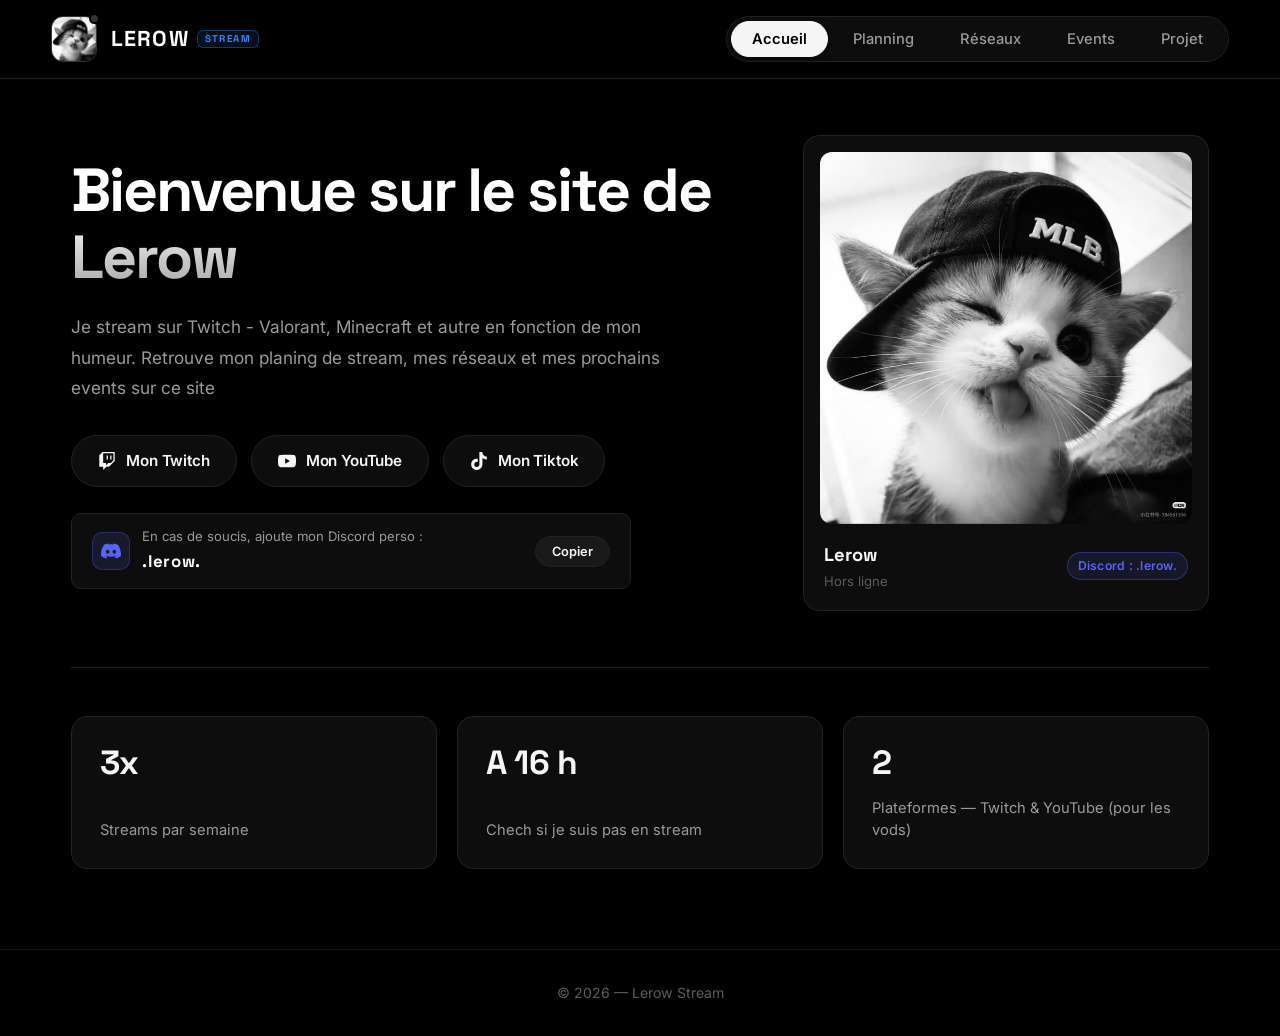
<file: index.html>
<!DOCTYPE html>
<html lang="fr">
<head>
  <meta charset="UTF-8">
  <meta name="viewport" content="width=device-width, initial-scale=1.0">
  <title>Mon Stream</title>
  <link rel="preconnect" href="https://fonts.googleapis.com">
  <link rel="preconnect" href="https://fonts.gstatic.com" crossorigin>
  <link href="https://fonts.googleapis.com/css2?family=Space+Grotesk:wght@400;500;600;700;800&family=Inter:wght@400;500;600;700&display=swap" rel="stylesheet">
  <link rel="stylesheet" href="style.css">
</head>
<body>

<header class="topbar">
  <div class="topbar-inner">
    <a href="#accueil" class="brand" aria-label="Lerow Stream Accueil">
      <div class="brand-avatar-wrapper">
        <img src="avatar.jpg" alt="Logo Lerow" class="brand-avatar">
        <span class="brand-live-indicator" id="brand-live-indicator"></span>
      </div>
      <div class="brand-text">
        <div class="brand-row">
          <span class="brand-name">LEROW</span>
          <span class="brand-tag" id="brand-tag">STREAM</span>
        </div>
      </div>
    </a>
    <nav class="tabs" role="tablist" aria-label="Navigation principale">
      <button type="button" class="tab active" data-tab="accueil" role="tab" aria-selected="true">Accueil</button>
      <button type="button" class="tab" data-tab="planning" role="tab" aria-selected="false">Planning</button>
      <button type="button" class="tab" data-tab="reseaux" role="tab" aria-selected="false">Réseaux</button>
      <button type="button" class="tab" data-tab="events" role="tab" aria-selected="false">Events</button>
      <button type="button" class="tab" data-tab="projet" role="tab" aria-selected="false">Projet</button>
    </nav>
  </div>
</header>

<main>

  <!-- BANDEAU D'ALERTE EN DIRECT (AUTOMATIQUE) -->
  <div id="live-banner" class="live-banner" style="display: none;">
    <div class="live-banner-content">
      <span class="live-pulse-dot"></span>
      <span class="live-banner-text"><strong>Lerow est actuellement en LIVE sur Twitch !</strong> Viens rejoindre le stream</span>
    </div>
    <a href="https://www.twitch.tv/Ler0w_" target="_blank" rel="noopener" class="live-banner-link">
      Rejoindre le live ↗
    </a>
  </div>

  <!-- ACCUEIL -->
  <section id="accueil" class="panel active">
    <div class="hero-grid">
      <div class="hero-content">
        <h1>Bienvenue sur le site de Lerow</h1>
        <p class="hero-sub">Je stream sur Twitch - Valorant, Minecraft et autre en fonction de mon humeur. Retrouve mon planing de stream, mes réseaux et mes prochains events sur ce site</p>

        <div class="hero-actions">
          <a href="https://www.twitch.tv/Ler0w_" class="btn btn-twitch" id="twitch-hero-btn" target="_blank" rel="noopener">
            <svg class="btn-icon" viewBox="0 0 24 24" width="18" height="18" fill="currentColor" aria-hidden="true">
              <path d="M11.571 4.714h1.715v5.143H11.57zm4.715 0H18v5.143h-1.714zM6 0L1.714 4.286v15.428h5.143V24l4.286-4.286h3.428L22.286 12V0zm14.571 11.143l-3.428 3.428h-3.429l-3 3v-3H6.857V1.714h13.714Z"/>
            </svg>
            <span id="twitch-btn-text">Mon Twitch</span>
          </a>
          <a href="https://www.youtube.com/@Ler_0_w" class="btn btn-youtube" target="_blank" rel="noopener">
            <svg class="btn-icon" viewBox="0 0 24 24" width="18" height="18" fill="currentColor" aria-hidden="true">
              <path d="M23.498 6.186a3.016 3.016 0 0 0-2.122-2.136C19.505 3.545 12 3.545 12 3.545s-7.505 0-9.377.505A3.017 3.017 0 0 0 .502 6.186C0 8.07 0 12 0 12s0 3.93.502 5.814a3.016 3.016 0 0 0 2.122 2.136c1.871.505 9.376.505 9.376.505s7.505 0 9.377-.505a3.015 3.015 0 0 0 2.122-2.136C24 15.93 24 12 24 12s0-3.93-.502-5.814zM9.545 15.568V8.432L15.818 12l-6.273 3.568z"/>
            </svg>
            Mon YouTube
          </a>
          <a href="https://www.tiktok.com/@__lerow__" class="btn btn-tiktok" target="_blank" rel="noopener">
            <svg class="btn-icon" viewBox="0 0 24 24" width="18" height="18" fill="currentColor" aria-hidden="true">
              <path d="M12.525.02c1.31-.02 2.61-.01 3.91-.02.08 1.53.63 3.09 1.75 4.17 1.12 1.11 2.7 1.62 4.24 1.79v4.03c-1.44-.05-2.89-.35-4.2-.97-.57-.26-1.1-.59-1.62-1.01-.01 2.92.01 5.84-.02 8.75-.08 1.4-.54 2.79-1.35 3.94-1.31 1.92-3.58 3.17-5.91 3.21-1.43.08-2.86-.31-4.08-1.03-2.02-1.19-3.44-3.37-3.65-5.71-.02-.5-.03-1-.01-1.49.18-1.9 1.12-3.72 2.58-4.96 1.66-1.44 3.98-2.13 6.15-1.72.02 1.48-.04 2.96-.04 4.44-.99-.32-2.15-.23-3.02.37-.63.41-1.11 1.04-1.36 1.75-.21.51-.24 1.07-.14 1.61.24 1.64 1.82 3.02 3.5 2.87 1.12-.01 2.19-.66 2.77-1.61.19-.33.4-.67.41-1.06.1-1.79.06-3.57.07-5.36.01-4.03-.01-8.05.02-12.07z"/>
            </svg>
            Mon Tiktok
          </a>
        </div>

        <!-- CONTACT DISCORD PERSO -->
        <div class="discord-contact-banner">
          <div class="discord-contact-left">
            <div class="discord-badge-icon">
              <svg viewBox="0 0 24 24" width="20" height="20" fill="currentColor" aria-hidden="true">
                <path d="M20.317 4.37a19.791 19.791 0 0 0-4.885-1.515.074.074 0 0 0-.079.037c-.21.375-.444.864-.608 1.25a18.27 18.27 0 0 0-5.487 0 12.64 12.64 0 0 0-.617-1.25.077.077 0 0 0-.079-.037A19.736 19.736 0 0 0 3.677 4.37a.07.07 0 0 0-.032.027C.533 9.046-.32 13.58.099 18.057a.082.082 0 0 0 .031.057 19.9 19.9 0 0 0 5.993 3.03.078.078 0 0 0 .084-.028c.462-.63.874-1.295 1.226-1.994.021-.041.001-.09-.041-.106a13.107 13.107 0 0 1-1.872-.892.077.077 0 0 1-.008-.128 10.2 10.2 0 0 0 .372-.292.074.074 0 0 1 .077-.01c3.929 1.793 8.18 1.793 12.061 0a.074.074 0 0 1 .078.01c.12.098.246.198.373.292a.077.077 0 0 1-.006.127 12.299 12.299 0 0 1-1.873.894.077.077 0 0 0-.041.107c.36.698.772 1.362 1.225 1.993a.076.076 0 0 0 .084.028 19.839 19.839 0 0 0 6.002-3.03.077.077 0 0 0 .032-.054c.5-5.177-.838-9.674-3.549-13.66a.061.061 0 0 0-.031-.028zM8.02 15.33c-1.183 0-2.157-1.085-2.157-2.419 0-1.333.956-2.419 2.157-2.419 1.21 0 2.176 1.096 2.157 2.42 0 1.333-.956 2.418-2.157 2.418zm7.975 0c-1.183 0-2.157-1.085-2.157-2.419 0-1.333.955-2.419 2.157-2.419 1.21 0 2.176 1.096 2.157 2.42 0 1.333-.946 2.418-2.157 2.418z"/>
              </svg>
            </div>
            <div class="discord-contact-text">
              <span class="discord-contact-label">En cas de soucis, ajoute mon Discord perso :</span>
              <strong class="discord-username">.lerow.</strong>
            </div>
          </div>
          <button type="button" class="discord-copy-btn" id="copy-discord-btn" title="Copier le pseudo Discord">
            <span class="copy-text">Copier</span>
            <span class="copied-text" style="display: none;">Copié ! ✓</span>
          </button>
        </div>
      </div>

      <div class="hero-visual">
        <div class="hero-avatar-card" id="hero-avatar-card">
          <div class="hero-avatar-img-wrap">
            <img src="avatar.jpg" alt="Lerow" class="hero-avatar-img">
            <div class="hero-avatar-live-tag" id="avatar-live-badge" style="display: none;">
              <span class="live-pulse-dot"></span> EN LIVE
            </div>
          </div>
          <div class="hero-avatar-footer">
            <div class="hero-avatar-info">
              <span class="hero-avatar-title">Lerow</span>
              <span class="hero-status-sub" id="avatar-status-sub">Hors ligne</span>
            </div>
            <span class="hero-avatar-discord">Discord : .lerow.</span>
          </div>
        </div>
      </div>
    </div>

    <div class="stat-row">
      <div class="stat-block">
        <div class="stat-top">
          <span class="stat-num">3x</span>
        </div>
        <span class="stat-label">Streams par semaine</span>
      </div>
      <div class="stat-block">
        <div class="stat-top">
          <span class="stat-num">A 16 h</span>
        </div>
        <span class="stat-label">Chech si je suis pas en stream</span>
      </div>
      <div class="stat-block">
        <div class="stat-top">
          <span class="stat-num">2</span>
        </div>
        <span class="stat-label">Plateformes — Twitch &amp; YouTube (pour les vods)</span>
      </div>
    </div>
  </section>

  <!-- PLANNING -->
  <section id="planning" class="panel">
    <div class="section-header">
      <h2>Planning des streams</h2>
      <p class="section-intro">Les horaires ci-dessous sont donnés à titre indicatif — je peux annoncer des sessions surprises sur Discord.</p>
    </div>

    <div class="schedule-list">
      <div class="schedule-row schedule-row-off">
        <div class="schedule-watermark" aria-hidden="true">
          <svg viewBox="0 0 24 24" fill="none" stroke="currentColor" stroke-width="1.5" stroke-linecap="round" stroke-linejoin="round">
            <circle cx="12" cy="12" r="10"></circle>
            <polyline points="12 6 12 12 16 14"></polyline>
          </svg>
        </div>
        <div class="schedule-row-top">
          <span class="schedule-day">Lundi</span>
          <span class="schedule-tag schedule-tag-off">Repos</span>
        </div>
        <div class="schedule-time-wrap">
          <span class="schedule-time">Pas de stream</span>
        </div>
      </div>

      <div class="schedule-row">
        <div class="schedule-watermark" aria-hidden="true">
          <svg viewBox="0 0 24 24" fill="none" stroke="currentColor" stroke-width="1.5" stroke-linecap="round" stroke-linejoin="round">
            <circle cx="12" cy="12" r="10"></circle>
            <polyline points="12 6 12 12 16 14"></polyline>
          </svg>
        </div>
        <div class="schedule-row-top">
          <span class="schedule-day">Mardi</span>
          <span class="schedule-tag">Valorant</span>
        </div>
        <div class="schedule-time-wrap">
          <svg class="schedule-icon" viewBox="0 0 24 24" width="15" height="15" fill="none" stroke="currentColor" stroke-width="2" stroke-linecap="round" stroke-linejoin="round" aria-hidden="true">
            <circle cx="12" cy="12" r="10"></circle>
            <polyline points="12 6 12 12 16 14"></polyline>
          </svg>
          <span class="schedule-time">16 h 30 -> 19 h 30</span>
        </div>
      </div>

      <div class="schedule-row schedule-row-off">
        <div class="schedule-watermark" aria-hidden="true">
          <svg viewBox="0 0 24 24" fill="none" stroke="currentColor" stroke-width="1.5" stroke-linecap="round" stroke-linejoin="round">
            <circle cx="12" cy="12" r="10"></circle>
            <polyline points="12 6 12 12 16 14"></polyline>
          </svg>
        </div>
        <div class="schedule-row-top">
          <span class="schedule-day">Mercredi</span>
          <span class="schedule-tag schedule-tag-off">Repos</span>
        </div>
        <div class="schedule-time-wrap">
          <span class="schedule-time">Pas de stream</span>
        </div>
      </div>

      <div class="schedule-row schedule-row-off">
        <div class="schedule-watermark" aria-hidden="true">
          <svg viewBox="0 0 24 24" fill="none" stroke="currentColor" stroke-width="1.5" stroke-linecap="round" stroke-linejoin="round">
            <circle cx="12" cy="12" r="10"></circle>
            <polyline points="12 6 12 12 16 14"></polyline>
          </svg>
        </div>
        <div class="schedule-row-top">
          <span class="schedule-day">Jeudi</span>
          <span class="schedule-tag schedule-tag-off">Repos</span>
        </div>
        <div class="schedule-time-wrap">
          <span class="schedule-time">Pas de stream</span>
        </div>
      </div>

      <div class="schedule-row schedule-row-off">
        <div class="schedule-watermark" aria-hidden="true">
          <svg viewBox="0 0 24 24" fill="none" stroke="currentColor" stroke-width="1.5" stroke-linecap="round" stroke-linejoin="round">
            <circle cx="12" cy="12" r="10"></circle>
            <polyline points="12 6 12 12 16 14"></polyline>
          </svg>
        </div>
        <div class="schedule-row-top">
          <span class="schedule-day">Vendredi</span>
          <span class="schedule-tag schedule-tag-off">Repos</span>
        </div>
        <div class="schedule-time-wrap">
          <span class="schedule-time">Pas de stream</span>
        </div>
      </div>

      <div class="schedule-row">
        <div class="schedule-watermark" aria-hidden="true">
          <svg viewBox="0 0 24 24" fill="none" stroke="currentColor" stroke-width="1.5" stroke-linecap="round" stroke-linejoin="round">
            <circle cx="12" cy="12" r="10"></circle>
            <polyline points="12 6 12 12 16 14"></polyline>
          </svg>
        </div>
        <div class="schedule-row-top">
          <span class="schedule-day">Samedi</span>
          <span class="schedule-tag">Minecraft</span>
        </div>
        <div class="schedule-time-wrap">
          <svg class="schedule-icon" viewBox="0 0 24 24" width="15" height="15" fill="none" stroke="currentColor" stroke-width="2" stroke-linecap="round" stroke-linejoin="round" aria-hidden="true">
            <circle cx="12" cy="12" r="10"></circle>
            <polyline points="12 6 12 12 16 14"></polyline>
          </svg>
          <span class="schedule-time">21 h</span>
        </div>
      </div>

      <div class="schedule-row">
        <div class="schedule-watermark" aria-hidden="true">
          <svg viewBox="0 0 24 24" fill="none" stroke="currentColor" stroke-width="1.5" stroke-linecap="round" stroke-linejoin="round">
            <circle cx="12" cy="12" r="10"></circle>
            <polyline points="12 6 12 12 16 14"></polyline>
          </svg>
        </div>
        <div class="schedule-row-top">
          <span class="schedule-day">Dimanche</span>
          <span class="schedule-tag">Valorant ou Minecraft</span>
        </div>
        <div class="schedule-time-wrap">
          <svg class="schedule-icon" viewBox="0 0 24 24" width="15" height="15" fill="none" stroke="currentColor" stroke-width="2" stroke-linecap="round" stroke-linejoin="round" aria-hidden="true">
            <circle cx="12" cy="12" r="10"></circle>
            <polyline points="12 6 12 12 16 14"></polyline>
          </svg>
          <span class="schedule-time">16 -> 19 </span>
        </div>
      </div>
    </div>
  </section>

  <!-- RESEAUX -->
  <section id="reseaux" class="panel">
    <div class="section-header">
      <h2>Réseaux</h2>
      <p class="section-intro">Retrouve-moi partout où je traîne.</p>
    </div>

    <div class="link-grid">
      <a href="https://www.twitch.tv/Ler0w_" class="link-card card-twitch" target="_blank" rel="noopener">
        <div class="link-card-watermark" aria-hidden="true">
          <svg viewBox="0 0 24 24" fill="currentColor">
            <path d="M11.571 4.714h1.715v5.143H11.57zm4.715 0H18v5.143h-1.714zM6 0L1.714 4.286v15.428h5.143V24l4.286-4.286h3.428L22.286 12V0zm14.571 11.143l-3.428 3.428h-3.429l-3 3v-3H6.857V1.714h13.714Z"/>
          </svg>
        </div>
        <div class="link-card-head">
          <div class="link-icon-box">
            <svg viewBox="0 0 24 24" width="20" height="20" fill="currentColor" aria-hidden="true">
              <path d="M11.571 4.714h1.715v5.143H11.57zm4.715 0H18v5.143h-1.714zM6 0L1.714 4.286v15.428h5.143V24l4.286-4.286h3.428L22.286 12V0zm14.571 11.143l-3.428 3.428h-3.429l-3 3v-3H6.857V1.714h13.714Z"/>
            </svg>
          </div>
          <span class="link-arrow" aria-hidden="true">↗</span>
        </div>
        <div class="link-card-body">
          <span class="link-name">Twitch</span>
          <span class="link-desc">Stream</span>
        </div>
      </a>

      <a href="https://www.youtube.com/@Ler_0_w" class="link-card card-youtube" target="_blank" rel="noopener">
        <div class="link-card-watermark" aria-hidden="true">
          <svg viewBox="0 0 24 24" fill="currentColor">
            <path d="M23.498 6.186a3.016 3.016 0 0 0-2.122-2.136C19.505 3.545 12 3.545 12 3.545s-7.505 0-9.377.505A3.017 3.017 0 0 0 .502 6.186C0 8.07 0 12 0 12s0 3.93.502 5.814a3.016 3.016 0 0 0 2.122 2.136c1.871.505 9.376.505 9.376.505s7.505 0 9.377-.505a3.015 3.015 0 0 0 2.122-2.136C24 15.93 24 12 24 12s0-3.93-.502-5.814zM9.545 15.568V8.432L15.818 12l-6.273 3.568z"/>
          </svg>
        </div>
        <div class="link-card-head">
          <div class="link-icon-box">
            <svg viewBox="0 0 24 24" width="20" height="20" fill="currentColor" aria-hidden="true">
              <path d="M23.498 6.186a3.016 3.016 0 0 0-2.122-2.136C19.505 3.545 12 3.545 12 3.545s-7.505 0-9.377.505A3.017 3.017 0 0 0 .502 6.186C0 8.07 0 12 0 12s0 3.93.502 5.814a3.016 3.016 0 0 0 2.122 2.136c1.871.505 9.376.505 9.376.505s7.505 0 9.377-.505a3.015 3.015 0 0 0 2.122-2.136C24 15.93 24 12 24 12s0-3.93-.502-5.814zM9.545 15.568V8.432L15.818 12l-6.273 3.568z"/>
            </svg>
          </div>
          <span class="link-arrow" aria-hidden="true">↗</span>
        </div>
        <div class="link-card-body">
          <span class="link-name">YouTube</span>
          <span class="link-desc">VOD &amp; clips</span>
        </div>
      </a>

      <a href="https://discord.gg/69rh2DRV7g" class="link-card card-discord" target="_blank" rel="noopener">
        <div class="link-card-watermark" aria-hidden="true">
          <svg viewBox="0 0 24 24" fill="currentColor">
            <path d="M20.317 4.37a19.791 19.791 0 0 0-4.885-1.515.074.074 0 0 0-.079.037c-.21.375-.444.864-.608 1.25a18.27 18.27 0 0 0-5.487 0 12.64 12.64 0 0 0-.617-1.25.077.077 0 0 0-.079-.037A19.736 19.736 0 0 0 3.677 4.37a.07.07 0 0 0-.032.027C.533 9.046-.32 13.58.099 18.057a.082.082 0 0 0 .031.057 19.9 19.9 0 0 0 5.993 3.03.078.078 0 0 0 .084-.028c.462-.63.874-1.295 1.226-1.994.021-.041.001-.09-.041-.106a13.107 13.107 0 0 1-1.872-.892.077.077 0 0 1-.008-.128 10.2 10.2 0 0 0 .372-.292.074.074 0 0 1 .077-.01c3.929 1.793 8.18 1.793 12.061 0a.074.074 0 0 1 .078.01c.12.098.246.198.373.292a.077.077 0 0 1-.006.127 12.299 12.299 0 0 1-1.873.894.077.077 0 0 0-.041.107c.36.698.772 1.362 1.225 1.993a.076.076 0 0 0 .084.028 19.839 19.839 0 0 0 6.002-3.03.077.077 0 0 0 .032-.054c.5-5.177-.838-9.674-3.549-13.66a.061.061 0 0 0-.031-.028zM8.02 15.33c-1.183 0-2.157-1.085-2.157-2.419 0-1.333.956-2.419 2.157-2.419 1.21 0 2.176 1.096 2.157 2.42 0 1.333-.956 2.418-2.157 2.418zm7.975 0c-1.183 0-2.157-1.085-2.157-2.419 0-1.333.955-2.419 2.157-2.419 1.21 0 2.176 1.096 2.157 2.42 0 1.333-.946 2.418-2.157 2.418z"/>
          </svg>
        </div>
        <div class="link-card-head">
          <div class="link-icon-box">
            <svg viewBox="0 0 24 24" width="20" height="20" fill="currentColor" aria-hidden="true">
              <path d="M20.317 4.37a19.791 19.791 0 0 0-4.885-1.515.074.074 0 0 0-.079.037c-.21.375-.444.864-.608 1.25a18.27 18.27 0 0 0-5.487 0 12.64 12.64 0 0 0-.617-1.25.077.077 0 0 0-.079-.037A19.736 19.736 0 0 0 3.677 4.37a.07.07 0 0 0-.032.027C.533 9.046-.32 13.58.099 18.057a.082.082 0 0 0 .031.057 19.9 19.9 0 0 0 5.993 3.03.078.078 0 0 0 .084-.028c.462-.63.874-1.295 1.226-1.994.021-.041.001-.09-.041-.106a13.107 13.107 0 0 1-1.872-.892.077.077 0 0 1-.008-.128 10.2 10.2 0 0 0 .372-.292.074.074 0 0 1 .077-.01c3.929 1.793 8.18 1.793 12.061 0a.074.074 0 0 1 .078.01c.12.098.246.198.373.292a.077.077 0 0 1-.006.127 12.299 12.299 0 0 1-1.873.894.077.077 0 0 0-.041.107c.36.698.772 1.362 1.225 1.993a.076.076 0 0 0 .084.028 19.839 19.839 0 0 0 6.002-3.03.077.077 0 0 0 .032-.054c.5-5.177-.838-9.674-3.549-13.66a.061.061 0 0 0-.031-.028zM8.02 15.33c-1.183 0-2.157-1.085-2.157-2.419 0-1.333.956-2.419 2.157-2.419 1.21 0 2.176 1.096 2.157 2.42 0 1.333-.956 2.418-2.157 2.418zm7.975 0c-1.183 0-2.157-1.085-2.157-2.419 0-1.333.955-2.419 2.157-2.419 1.21 0 2.176 1.096 2.157 2.42 0 1.333-.946 2.418-2.157 2.418z"/>
            </svg>
          </div>
          <span class="link-arrow" aria-hidden="true">↗</span>
        </div>
        <div class="link-card-body">
          <span class="link-name">Discord</span>
          <span class="link-desc">La communauté</span>
        </div>
      </a>

      <a href="https://www.tiktok.com/@__lerow__" class="link-card card-tiktok" target="_blank" rel="noopener">
        <div class="link-card-watermark" aria-hidden="true">
          <svg viewBox="0 0 24 24" fill="currentColor">
            <path d="M12.525.02c1.31-.02 2.61-.01 3.91-.02.08 1.53.63 3.09 1.75 4.17 1.12 1.11 2.7 1.62 4.24 1.79v4.03c-1.44-.05-2.89-.35-4.2-.97-.57-.26-1.1-.59-1.62-1.01-.01 2.92.01 5.84-.02 8.75-.08 1.4-.54 2.79-1.35 3.94-1.31 1.92-3.58 3.17-5.91 3.21-1.43.08-2.86-.31-4.08-1.03-2.02-1.19-3.44-3.37-3.65-5.71-.02-.5-.03-1-.01-1.49.18-1.9 1.12-3.72 2.58-4.96 1.66-1.44 3.98-2.13 6.15-1.72.02 1.48-.04 2.96-.04 4.44-.99-.32-2.15-.23-3.02.37-.63.41-1.11 1.04-1.36 1.75-.21.51-.24 1.07-.14 1.61.24 1.64 1.82 3.02 3.5 2.87 1.12-.01 2.19-.66 2.77-1.61.19-.33.4-.67.41-1.06.1-1.79.06-3.57.07-5.36.01-4.03-.01-8.05.02-12.07z"/>
          </svg>
        </div>
        <div class="link-card-head">
          <div class="link-icon-box">
            <svg viewBox="0 0 24 24" width="20" height="20" fill="currentColor" aria-hidden="true">
              <path d="M12.525.02c1.31-.02 2.61-.01 3.91-.02.08 1.53.63 3.09 1.75 4.17 1.12 1.11 2.7 1.62 4.24 1.79v4.03c-1.44-.05-2.89-.35-4.2-.97-.57-.26-1.1-.59-1.62-1.01-.01 2.92.01 5.84-.02 8.75-.08 1.4-.54 2.79-1.35 3.94-1.31 1.92-3.58 3.17-5.91 3.21-1.43.08-2.86-.31-4.08-1.03-2.02-1.19-3.44-3.37-3.65-5.71-.02-.5-.03-1-.01-1.49.18-1.9 1.12-3.72 2.58-4.96 1.66-1.44 3.98-2.13 6.15-1.72.02 1.48-.04 2.96-.04 4.44-.99-.32-2.15-.23-3.02.37-.63.41-1.11 1.04-1.36 1.75-.21.51-.24 1.07-.14 1.61.24 1.64 1.82 3.02 3.5 2.87 1.12-.01 2.19-.66 2.77-1.61.19-.33.4-.67.41-1.06.1-1.79.06-3.57.07-5.36.01-4.03-.01-8.05.02-12.07z"/>
            </svg>
          </div>
          <span class="link-arrow" aria-hidden="true">↗</span>
        </div>
        <div class="link-card-body">
          <span class="link-name">TikTok</span>
          <span class="link-desc">Clips courts</span>
        </div>
      </a>
    </div>
  </section>

  <!-- EVENTS -->
  <section id="events" class="panel">
    <div class="section-header">
      <h2>Events</h2>
      <p class="section-intro">Les prochains événements et tournois.</p>
    </div>

    <!-- Grille d'events dynamiques (remplie par JS) -->
    <div id="events-container"></div>

    <!-- Placeholder affiché quand aucun event -->
    <div class="event-placeholder" id="events-placeholder">
      <div class="event-pulse-wrapper">
        <span class="event-placeholder-mark">＋</span>
      </div>
      <p>Aucun événement prévu pour le moment — reviens bientôt.</p>
    </div>
  </section>

  <!-- PROJET -->
  <section id="projet" class="panel">
    <div class="section-header">
      <h2>Projet</h2>
      <p class="section-intro">Des projets en dehors des stream, sur lesquels je bosse !</p>
    </div>

    <div class="projet-layout">
      <div class="link-grid projet-link-grid">
        <a href="https://francetiers.fr" class="link-card card-france" target="_blank" rel="noopener">
          <div class="link-card-watermark" aria-hidden="true">
            <svg viewBox="0 0 24 24">
              <rect x="2" y="5.34" width="6.67" height="13.33" fill="#0055a4"/>
              <rect x="8.67" y="5.34" width="6.67" height="13.33" fill="#ffffff"/>
              <rect x="15.33" y="5.34" width="6.67" height="13.33" fill="#ef4135"/>
            </svg>
          </div>
          <div class="link-card-head">
            <div class="link-icon-box">
              <svg viewBox="0 0 24 24" width="24" height="24" aria-hidden="true">
                <rect x="2" y="5.34" width="6.67" height="13.33" fill="#0055a4"/>
                <rect x="8.67" y="5.34" width="6.67" height="13.33" fill="#ffffff"/>
                <rect x="15.33" y="5.34" width="6.67" height="13.33" fill="#ef4135"/>
              </svg>
            </div>
            <span class="link-arrow" aria-hidden="true">↗</span>
          </div>
          <div class="link-card-body">
            <span class="link-name">France Tiers</span>
            <span class="link-desc">francetiers.fr</span>
          </div>
        </a>
      </div>

      <p class="section-intro projet-desc">France Tiers est un classement communautaire des meilleurs joueurs Minecraft francophones en PvP, réparti par catégories de pvp (SWORD, VANILLA, UHC, POT, AXE...). Chaque joueur y gagne des points selon son rang dans chaque catégorie, avec des titres à débloquer au fil de sa progression, d'une simple Recrue jusqu'au seul et unique Grand Maître !</p>
    </div>
  </section>

</main>

<footer>
  <p>© 2026 — Lerow Stream</p>
</footer>

<script src="script.js"></script>
</body>
</html>
</file>
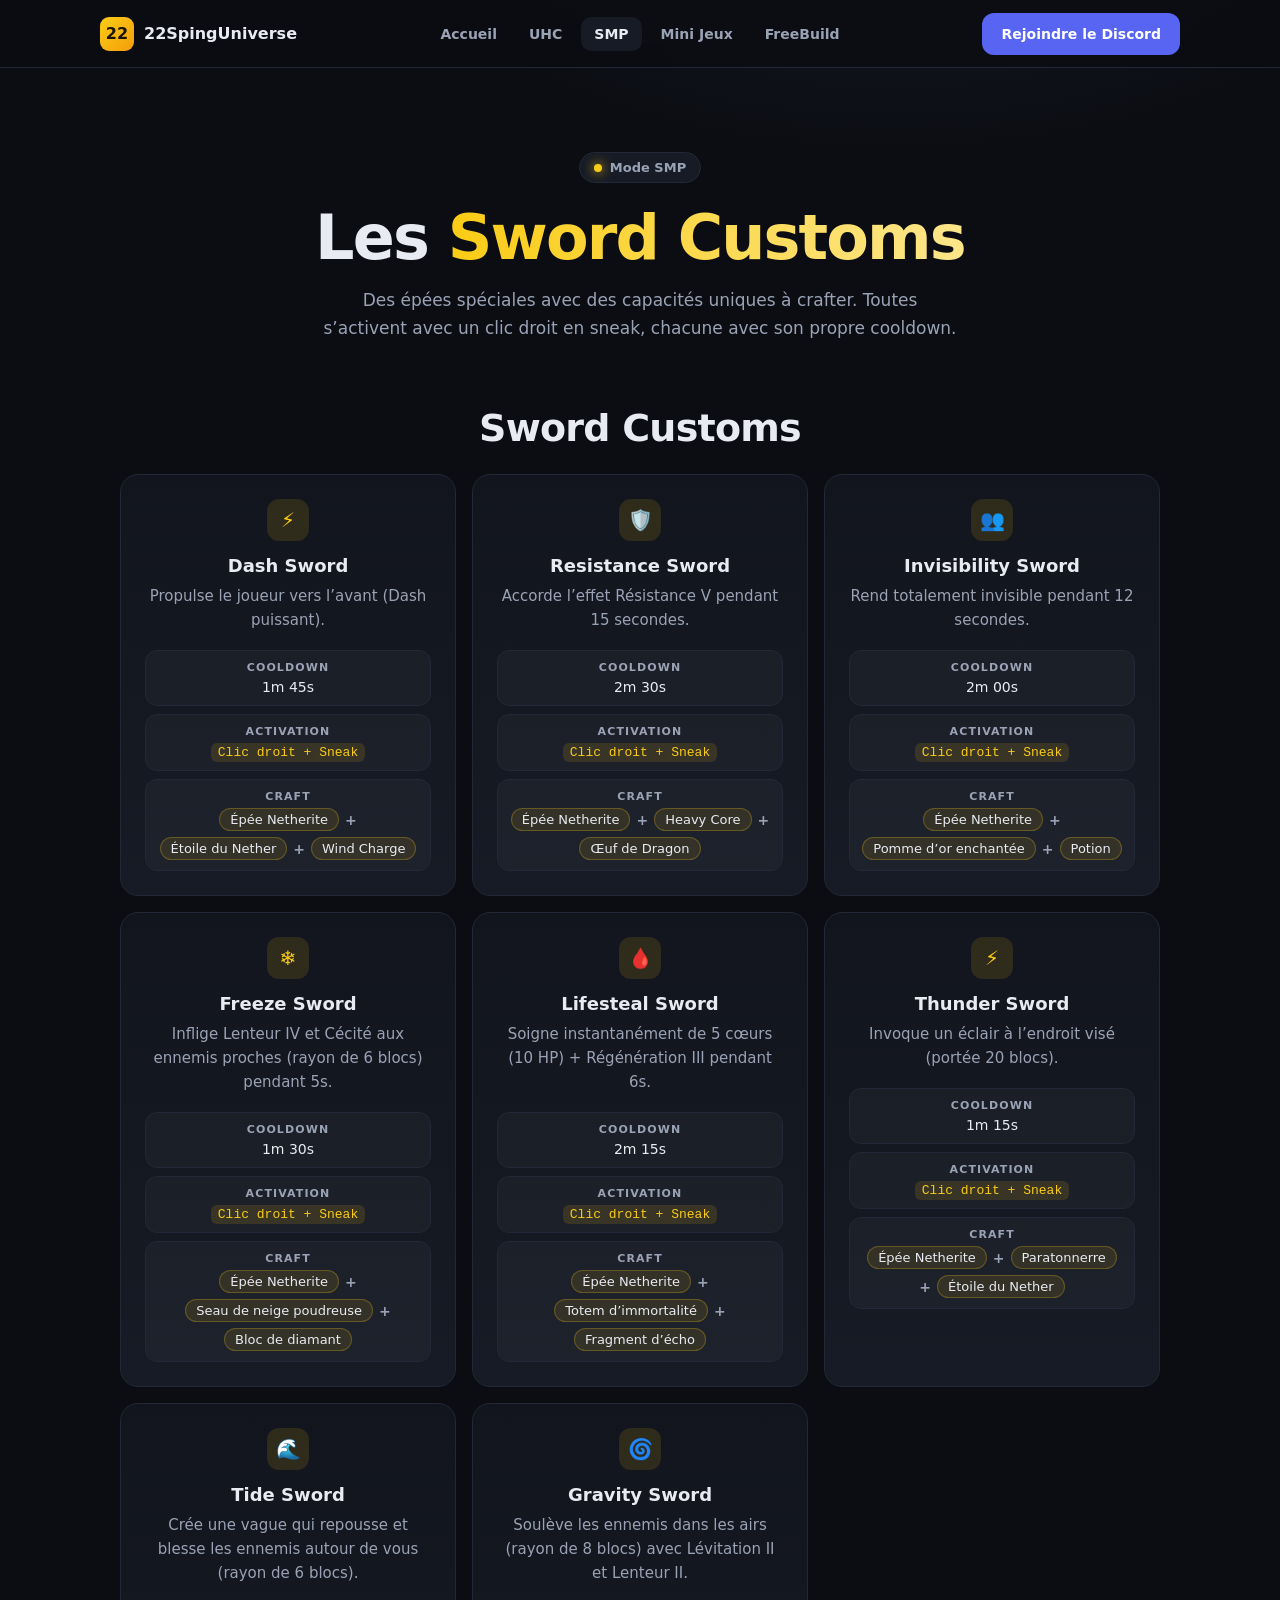
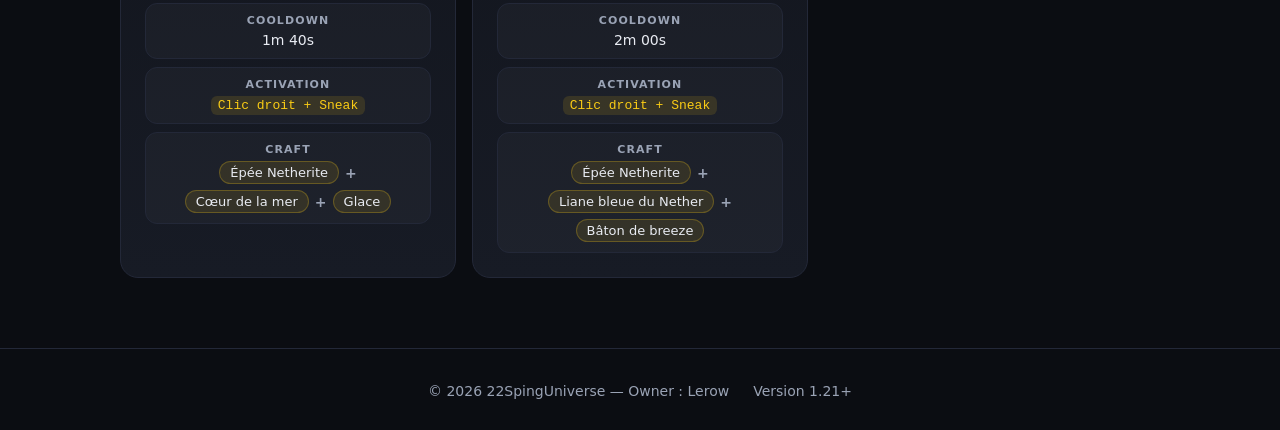
<file: smp.html>
<!doctype html>
<html lang="fr">
<head>
<meta charset="utf-8">
<meta name="viewport" content="width=device-width, initial-scale=1, viewport-fit=cover">
<title>SMP - 22SpingUniverse</title>
<style>
:root{--bg:#0b0d12;--panel:#12151d;--panel2:#171b25;--line:#232838;--txt:#e8ebf2;--muted:#9aa3b5;--yellow:#facc15;--accent:#f59e0b;--rouge:#ef4444}
*{box-sizing:border-box;margin:0;padding:0}
body{background:radial-gradient(1000px 600px at 70% -10%,#1b2030 0%,var(--bg) 60%);color:var(--txt);font-family:Inter,system-ui,sans-serif;min-height:100vh;display:flex;flex-direction:column}
a{color:inherit;text-decoration:none}
header.top{position:sticky;top:0;z-index:20;background:rgba(11,13,18,.82);backdrop-filter:blur(12px);border-bottom:1px solid var(--line);display:grid;grid-template-columns:1fr auto 1fr;align-items:center;gap:16px;min-height:68px;padding:0 max(20px,calc((100vw - 1080px)/2))}
header.top nav{justify-content:center}
.btn{display:inline-flex;align-items:center;gap:9px;border-radius:12px;padding:12px 18px;font-weight:700;font-size:14px;border:1px solid transparent;cursor:pointer;transition:.18s;white-space:nowrap}
.btn-discord{background:#5865F2;color:#fff;justify-self:end}
.btn-discord:hover{filter:brightness(1.08)}

.brand{display:flex;align-items:center;gap:10px;font-weight:800}
.logo{width:34px;height:34px;border-radius:9px;background:linear-gradient(135deg,var(--yellow),var(--accent));display:grid;place-items:center;color:#1a1400;font-weight:900}
header.top nav{display:flex;gap:6px;align-items:center;flex-wrap:wrap}
header.top nav a{padding:9px 13px;border-radius:10px;color:var(--muted);font-size:14px;font-weight:600}
header.top nav a:hover,header.top nav a.active{color:var(--txt);background:var(--panel2)}
.menu-toggle{display:none;background:var(--panel2);border:1px solid var(--line);color:var(--txt);font-size:20px;padding:6px 12px;border-radius:10px;cursor:pointer}
main{flex:1}
.hero{max-width:1080px;margin:0 auto;padding:84px 20px 64px;text-align:center}
.hero .kicker{display:inline-flex;gap:8px;align-items:center;background:var(--panel2);border:1px solid var(--line);color:var(--muted);padding:7px 14px;border-radius:999px;font-size:13px;font-weight:600;margin:0}
.hero .kicker::before{content:"";width:8px;height:8px;border-radius:50%;background:var(--yellow);box-shadow:0 0 12px var(--yellow)}
.hero h1{font-size:clamp(36px,6vw,62px);line-height:1.05;margin:22px 0 16px;letter-spacing:-.03em;font-weight:800}
.hero h1 em{font-style:normal;background:linear-gradient(90deg,var(--yellow),#fde68a);-webkit-background-clip:text;background-clip:text;color:transparent}
.hero > p:not(.kicker){max-width:640px;margin:0 auto;color:var(--muted);font-size:17px;line-height:1.65}
.lang-switcher{display:flex;gap:12px;justify-content:center;flex-wrap:wrap;margin-top:30px}
.lang-btn{display:inline-flex;align-items:center;gap:9px;border-radius:12px;padding:12px 18px;font-weight:700;font-size:14px;border:1px solid var(--line);background:var(--panel2);color:var(--txt);cursor:pointer;transition:.18s;font-family:inherit}
.lang-btn:hover{filter:brightness(1.15)}
.lang-btn.active{background:var(--yellow);border-color:var(--yellow);color:#1a1400}
.uhc-details,.wiki-content{max-width:1080px;margin:0 auto;padding:0 20px 70px;width:100%;text-align:center}
.wiki-content{max-width:780px}
.lang-section{display:flex;flex-direction:column;gap:24px}
.lang-section.hidden{display:none}
.alert-box{background:rgba(239,68,68,.1);border:1px solid rgba(239,68,68,.3);border-radius:18px;padding:18px 22px;color:#fca5a5;font-size:15px;text-align:center}
.cartes-grid{display:grid;gap:16px;grid-template-columns:repeat(auto-fit,minmax(250px,1fr))}
.card-info,.wiki-box{background:linear-gradient(180deg,var(--panel),var(--panel2));border:1px solid var(--line);border-radius:18px;padding:24px;text-align:center}
.wiki-box{margin:0 0 8px;border-color:rgba(250,204,21,.35);color:var(--txt)}
.icon{width:42px;height:42px;border-radius:12px;display:grid;place-items:center;background:rgba(250,204,21,.12);color:var(--yellow);font-size:20px;margin:0 auto 14px}
.card-info h3{margin-bottom:8px;font-size:18px;color:var(--txt)}
.card-info p{color:var(--muted);line-height:1.6;font-size:15px}
.card-info ul,.wiki-content ul{list-style:none;padding:0;color:var(--muted)}
.card-info li{margin-bottom:8px;font-size:15px;line-height:1.6}
.card-info li b{color:var(--txt)}
.wiki-content h2{font-size:clamp(22px,3.5vw,30px);letter-spacing:-.02em;margin:40px 0 12px;color:var(--txt)}
.wiki-content p,.wiki-content li{color:var(--muted);line-height:1.65;font-size:15px}
.wiki-content li{margin-bottom:8px}
.wiki-content b{color:var(--txt)}
code{background:rgba(250,204,21,.12);color:var(--yellow);padding:2px 7px;border-radius:6px;font-family:ui-monospace,monospace;font-size:13px}
footer{border-top:1px solid var(--line);padding:34px 20px;color:var(--muted);font-size:14px;display:flex;justify-content:center;text-align:center;flex-wrap:wrap;gap:12px 24px}
@media(max-width:768px){
 .menu-toggle{display:block}
 header.top{display:flex;justify-content:space-between;flex-wrap:wrap;padding-top:12px;padding-bottom:12px}
 header.top nav{display:none;width:100%;flex-direction:column;align-items:stretch;background:var(--panel);padding:12px;border-radius:14px;border:1px solid var(--line)}
 header.top nav.open{display:flex;order:4}
 .menu-toggle{order:3}.btn-discord{order:2;margin-left:auto}
}

.swords{max-width:1080px;margin:0 auto;padding:0 20px 70px;width:100%;text-align:center}
.swords h2{font-size:clamp(26px,4vw,38px);letter-spacing:-.02em;margin-bottom:24px}
.stats{margin-top:18px;display:grid;gap:8px}
.stat{background:rgba(255,255,255,.03);border:1px solid var(--line);border-radius:12px;padding:10px 12px;font-size:14px;color:var(--txt)}
.stat .k{display:block;color:var(--muted);font-size:11px;text-transform:uppercase;letter-spacing:.1em;font-weight:700;margin-bottom:5px}
.chips{display:flex;flex-wrap:wrap;gap:6px;justify-content:center;align-items:center}
.chip{background:rgba(250,204,21,.1);border:1px solid rgba(250,204,21,.25);padding:3px 10px;border-radius:999px;font-size:13px}
.plus{color:var(--muted);font-weight:700}
</style>
</head>
<body>

<header class="top">
  <a class="brand" href="index.html"><span class="logo">22</span>22SpingUniverse</a>
  <button class="menu-toggle" onclick="toggleMenu()" aria-label="Menu">☰</button>
  <nav id="nav-menu" aria-label="Navigation principale">
    <a href="index.html">Accueil</a>
    <a href="uhc.html">UHC</a>
    <a class="active" href="smp.html">SMP</a>
    <a href="mini-jeux.html">Mini Jeux</a>
    <a href="freebuild.html">FreeBuild</a>
  </nav>
  <a class="btn btn-discord" href="https://discord.gg/mGUBgtmPyU">Rejoindre le Discord</a>
</header>

<main>
  <section class="hero">
    <p class="kicker">Mode SMP</p>
    <h1>Les <em>Sword Customs</em></h1>
    <p>Des épées spéciales avec des capacités uniques à crafter. Toutes s’activent avec un clic droit en sneak, chacune avec son propre cooldown.</p>
  </section>

  <section class="swords">
    <h2>Sword Customs</h2>
    <div class="cartes-grid">
      <div class="card-info">
        <div class="icon">⚡</div>
        <h3>Dash Sword</h3>
        <p>Propulse le joueur vers l’avant (Dash puissant).</p>
        <div class="stats">
          <div class="stat"><span class="k">Cooldown</span>1m 45s</div>
          <div class="stat"><span class="k">Activation</span><code>Clic droit + Sneak</code></div>
          <div class="stat"><span class="k">Craft</span><div class="chips"><span class="chip">Épée Netherite</span><span class="plus">+</span><span class="chip">Étoile du Nether</span><span class="plus">+</span><span class="chip">Wind Charge</span></div></div>
        </div>
      </div>
      <div class="card-info">
        <div class="icon">🛡️</div>
        <h3>Resistance Sword</h3>
        <p>Accorde l’effet Résistance V pendant 15 secondes.</p>
        <div class="stats">
          <div class="stat"><span class="k">Cooldown</span>2m 30s</div>
          <div class="stat"><span class="k">Activation</span><code>Clic droit + Sneak</code></div>
          <div class="stat"><span class="k">Craft</span><div class="chips"><span class="chip">Épée Netherite</span><span class="plus">+</span><span class="chip">Heavy Core</span><span class="plus">+</span><span class="chip">Œuf de Dragon</span></div></div>
        </div>
      </div>
      <div class="card-info">
        <div class="icon">👥</div>
        <h3>Invisibility Sword</h3>
        <p>Rend totalement invisible pendant 12 secondes.</p>
        <div class="stats">
          <div class="stat"><span class="k">Cooldown</span>2m 00s</div>
          <div class="stat"><span class="k">Activation</span><code>Clic droit + Sneak</code></div>
          <div class="stat"><span class="k">Craft</span><div class="chips"><span class="chip">Épée Netherite</span><span class="plus">+</span><span class="chip">Pomme d’or enchantée</span><span class="plus">+</span><span class="chip">Potion</span></div></div>
        </div>
      </div>
      <div class="card-info">
        <div class="icon">❄️</div>
        <h3>Freeze Sword</h3>
        <p>Inflige Lenteur IV et Cécité aux ennemis proches (rayon de 6 blocs) pendant 5s.</p>
        <div class="stats">
          <div class="stat"><span class="k">Cooldown</span>1m 30s</div>
          <div class="stat"><span class="k">Activation</span><code>Clic droit + Sneak</code></div>
          <div class="stat"><span class="k">Craft</span><div class="chips"><span class="chip">Épée Netherite</span><span class="plus">+</span><span class="chip">Seau de neige poudreuse</span><span class="plus">+</span><span class="chip">Bloc de diamant</span></div></div>
        </div>
      </div>
      <div class="card-info">
        <div class="icon">🩸</div>
        <h3>Lifesteal Sword</h3>
        <p>Soigne instantanément de 5 cœurs (10 HP) + Régénération III pendant 6s.</p>
        <div class="stats">
          <div class="stat"><span class="k">Cooldown</span>2m 15s</div>
          <div class="stat"><span class="k">Activation</span><code>Clic droit + Sneak</code></div>
          <div class="stat"><span class="k">Craft</span><div class="chips"><span class="chip">Épée Netherite</span><span class="plus">+</span><span class="chip">Totem d’immortalité</span><span class="plus">+</span><span class="chip">Fragment d’écho</span></div></div>
        </div>
      </div>
      <div class="card-info">
        <div class="icon">⚡</div>
        <h3>Thunder Sword</h3>
        <p>Invoque un éclair à l’endroit visé (portée 20 blocs).</p>
        <div class="stats">
          <div class="stat"><span class="k">Cooldown</span>1m 15s</div>
          <div class="stat"><span class="k">Activation</span><code>Clic droit + Sneak</code></div>
          <div class="stat"><span class="k">Craft</span><div class="chips"><span class="chip">Épée Netherite</span><span class="plus">+</span><span class="chip">Paratonnerre</span><span class="plus">+</span><span class="chip">Étoile du Nether</span></div></div>
        </div>
      </div>
      <div class="card-info">
        <div class="icon">🌊</div>
        <h3>Tide Sword</h3>
        <p>Crée une vague qui repousse et blesse les ennemis autour de vous (rayon de 6 blocs).</p>
        <div class="stats">
          <div class="stat"><span class="k">Cooldown</span>1m 40s</div>
          <div class="stat"><span class="k">Activation</span><code>Clic droit + Sneak</code></div>
          <div class="stat"><span class="k">Craft</span><div class="chips"><span class="chip">Épée Netherite</span><span class="plus">+</span><span class="chip">Cœur de la mer</span><span class="plus">+</span><span class="chip">Glace</span></div></div>
        </div>
      </div>
      <div class="card-info">
        <div class="icon">🌀</div>
        <h3>Gravity Sword</h3>
        <p>Soulève les ennemis dans les airs (rayon de 8 blocs) avec Lévitation II et Lenteur II.</p>
        <div class="stats">
          <div class="stat"><span class="k">Cooldown</span>2m 00s</div>
          <div class="stat"><span class="k">Activation</span><code>Clic droit + Sneak</code></div>
          <div class="stat"><span class="k">Craft</span><div class="chips"><span class="chip">Épée Netherite</span><span class="plus">+</span><span class="chip">Liane bleue du Nether</span><span class="plus">+</span><span class="chip">Bâton de breeze</span></div></div>
        </div>
      </div>
    </div>
  </section>
</main>

<footer>
  <span>&copy; 2026 22SpingUniverse &mdash; Owner : Lerow</span>
  <span>Version 1.21+</span>
</footer>

<script>
function toggleMenu() { document.getElementById('nav-menu').classList.toggle('open'); }
</script>
</body>
</html>
</file>
<file: style.css>
:root {
  --bg: #000000;
  --bg-raised: #0d0d0d;
  --bg-card: #121212;
  --line: #222222;
  --line-soft: #161616;
  --white: #f5f5f5;
  --white-dim: #3a3a3a;
  --text: #f5f5f5;
  --text-mute: #9a9a9a;
  --text-faint: #5c5c5c;
  --radius: 16px;
  --radius-sm: 10px;

  /* Couleurs de survol */
  --blue: #3b82f6;
  --blue-glow: rgba(59, 130, 246, 0.4);
  --twitch: #9146ff;
  --twitch-glow: rgba(145, 70, 255, 0.45);
  --youtube: #ff0000;
  --youtube-glow: rgba(255, 0, 0, 0.45);
  --tiktok: #ffffff;
  --tiktok-glow: rgba(255, 255, 255, 0.4);
  --discord: #5865f2;
  --discord-glow: rgba(88, 101, 242, 0.4);
}

* {
  box-sizing: border-box;
  margin: 0;
  padding: 0;
}

html, body {
  height: 100%;
  margin: 0;
}

html {
  scroll-behavior: smooth;
  background: #000000;
}

/* Flexbox pour garantir que le footer reste toujours collé tout en bas */
body {
  background: #000000;
  background-color: #000000;
  color: var(--text);
  font-family: 'Inter', -apple-system, BlinkMacSystemFont, 'Segoe UI', Roboto, sans-serif;
  font-size: 16px;
  line-height: 1.6;
  min-height: 100vh;
  display: flex;
  flex-direction: column;
  position: relative;
  overflow-x: hidden;
  -webkit-font-smoothing: antialiased;
}

@media (prefers-reduced-motion: reduce) {
  *, *::before, *::after {
    animation: none !important;
    transition: none !important;
  }
}

h1, h2, .brand-name, .stat-num, .link-name, .schedule-day, .hero-avatar-title {
  font-family: 'Space Grotesk', -apple-system, BlinkMacSystemFont, sans-serif;
}

a {
  color: inherit;
  text-decoration: none;
}

button {
  font-family: inherit;
  cursor: pointer;
}

/* En-tête Topbar plein format */
.topbar {
  position: sticky;
  top: 0;
  padding: 16px 4vw;
  background: rgba(0, 0, 0, 0.88);
  backdrop-filter: blur(16px);
  -webkit-backdrop-filter: blur(16px);
  border-bottom: 1px solid var(--line);
  z-index: 100;
  flex-shrink: 0;
}

.topbar-inner {
  max-width: 1240px;
  margin: 0 auto;
  display: flex;
  align-items: center;
  justify-content: space-between;
  gap: 16px;
  flex-wrap: wrap;
}

/* Logo Avatar & Marque en haut à gauche */
.brand {
  display: flex;
  align-items: center;
  gap: 14px;
  user-select: none;
  text-decoration: none;
  transition: transform 0.2s cubic-bezier(0.16, 1, 0.3, 1);
}

.brand:hover {
  transform: translateY(-1px);
}

.brand-avatar-wrapper {
  position: relative;
  width: 46px;
  height: 46px;
  border-radius: 12px;
  flex-shrink: 0;
}

.brand-avatar {
  width: 100%;
  height: 100%;
  object-fit: cover;
  border-radius: 12px;
  border: 1px solid rgba(255, 255, 255, 0.2);
  box-shadow: 0 4px 14px rgba(0, 0, 0, 0.8);
  display: block;
  transition: all 0.25s cubic-bezier(0.16, 1, 0.3, 1);
}

.brand:hover .brand-avatar {
  border-color: var(--blue);
  box-shadow: 0 0 20px -2px var(--blue-glow);
  transform: scale(1.06);
}

.brand-live-indicator {
  position: absolute;
  top: -3px;
  right: -3px;
  width: 11px;
  height: 11px;
  border-radius: 50%;
  background: #333333;
  border: 2px solid #000000;
  transition: all 0.3s ease;
  z-index: 2;
}

.brand-live-indicator.is-live {
  background: #ef4444;
  box-shadow: 0 0 12px #ef4444;
  animation: livePulseDot 1.6s ease-in-out infinite;
}

@keyframes livePulseDot {
  0% { transform: scale(0.9); box-shadow: 0 0 0 0 rgba(239, 68, 68, 0.85); }
  70% { transform: scale(1.15); box-shadow: 0 0 0 7px rgba(239, 68, 68, 0); }
  100% { transform: scale(0.9); box-shadow: 0 0 0 0 rgba(239, 68, 68, 0); }
}

.brand-text {
  display: flex;
  flex-direction: column;
  justify-content: center;
}

.brand-row {
  display: flex;
  align-items: center;
  gap: 8px;
}

.brand-name {
  font-family: 'Space Grotesk', sans-serif;
  font-weight: 800;
  font-size: 1.35rem;
  letter-spacing: 0.05em;
  color: #ffffff;
  line-height: 1;
  transition: color 0.2s ease, text-shadow 0.2s ease;
}

.brand:hover .brand-name {
  color: #ffffff;
  text-shadow: 0 0 16px var(--blue-glow);
}

.brand-tag {
  font-family: 'Space Grotesk', sans-serif;
  font-size: 0.62rem;
  font-weight: 700;
  letter-spacing: 0.14em;
  text-transform: uppercase;
  color: var(--blue);
  background: rgba(59, 130, 246, 0.12);
  border: 1px solid rgba(59, 130, 246, 0.35);
  padding: 2px 7px;
  border-radius: 6px;
  line-height: 1.2;
  transition: all 0.2s ease;
}

.brand:hover .brand-tag {
  background: rgba(59, 130, 246, 0.22);
  border-color: var(--blue);
  box-shadow: 0 0 10px var(--blue-glow);
}

/* Onglets & Survol Bleu */
.tabs {
  display: flex;
  gap: 4px;
  background: #0d0d0d;
  border: 1px solid var(--line);
  border-radius: 999px;
  padding: 4px;
}

.tab {
  background: transparent;
  border: 1px solid transparent;
  color: var(--text-mute);
  padding: 8px 20px;
  font-size: 0.92rem;
  font-weight: 500;
  border-radius: 999px;
  transition: all 0.2s cubic-bezier(0.16, 1, 0.3, 1);
  user-select: none;
}

.tab:hover {
  color: var(--blue);
  background: rgba(59, 130, 246, 0.12);
  border-color: rgba(59, 130, 246, 0.4);
  box-shadow: 0 0 14px rgba(59, 130, 246, 0.25);
}

.tab.active {
  background: var(--white);
  color: #000000;
  font-weight: 600;
  border-color: var(--white);
  box-shadow: 0 2px 8px rgba(0, 0, 0, 0.4);
}

.tab.active:hover {
  color: #000000;
  background: #ffffff;
  border-color: #ffffff;
  box-shadow: 0 0 16px rgba(255, 255, 255, 0.3);
}

/* Contenu Principal - flex: 1 pour pousser le footer tout en bas */
main {
  flex: 1 0 auto;
  width: 100%;
  max-width: 1240px;
  margin: 0 auto;
  padding: 56px 4vw 80px;
  position: relative;
  z-index: 1;
}

/* Bandeau d'alerte LIVE en direct */
.live-banner {
  width: 100%;
  max-width: 1240px;
  margin: 0 auto 36px auto;
  padding: 14px 22px;
  background: linear-gradient(90deg, rgba(239, 68, 68, 0.12) 0%, rgba(145, 70, 255, 0.16) 100%);
  border: 1px solid rgba(239, 68, 68, 0.4);
  border-radius: var(--radius-sm);
  display: flex;
  align-items: center;
  justify-content: space-between;
  gap: 16px;
  box-shadow: 0 8px 24px -6px rgba(239, 68, 68, 0.22);
  animation: bannerFadeIn 0.35s cubic-bezier(0.16, 1, 0.3, 1);
  box-sizing: border-box;
}

@keyframes bannerFadeIn {
  from { opacity: 0; transform: translateY(-8px); }
  to { opacity: 1; transform: translateY(0); }
}

.live-banner-content {
  display: flex;
  align-items: center;
  gap: 12px;
}

.live-banner-text {
  color: #f5f5f5;
  font-size: 0.95rem;
  line-height: 1.4;
}

.live-banner-text strong {
  color: #ffffff;
  font-weight: 700;
}

.live-banner-link {
  background: #ef4444;
  color: #ffffff;
  font-size: 0.85rem;
  font-weight: 700;
  padding: 7px 18px;
  border-radius: 999px;
  white-space: nowrap;
  box-shadow: 0 0 14px rgba(239, 68, 68, 0.4);
  transition: all 0.2s cubic-bezier(0.16, 1, 0.3, 1);
  flex-shrink: 0;
}

.live-banner-link:hover {
  background: #dc2626;
  color: #ffffff;
  box-shadow: 0 0 22px rgba(239, 68, 68, 0.65);
  transform: translateY(-1px) scale(1.02);
}

.live-pulse-dot {
  width: 10px;
  height: 10px;
  background-color: #ef4444;
  border-radius: 50%;
  box-shadow: 0 0 10px #ef4444;
  animation: livePulseDot 1.6s ease-in-out infinite;
  display: inline-block;
  flex-shrink: 0;
}

.panel {
  display: none;
}

.panel.active {
  display: block;
}

.panel.active.enter-right {
  animation: panelSlideRight 0.32s cubic-bezier(0.16, 1, 0.3, 1);
}

.panel.active.enter-left {
  animation: panelSlideLeft 0.32s cubic-bezier(0.16, 1, 0.3, 1);
}

@keyframes panelSlideRight {
  from { opacity: 0; transform: translateX(18px); }
  to { opacity: 1; transform: translateX(0); }
}

@keyframes panelSlideLeft {
  from { opacity: 0; transform: translateX(-18px); }
  to { opacity: 1; transform: translateX(0); }
}

.section-header {
  margin-bottom: 36px;
}

.panel h2 {
  font-size: 2rem;
  font-weight: 700;
  letter-spacing: -0.025em;
  margin-bottom: 8px;
  color: var(--white);
}

.section-intro {
  color: var(--text-mute);
  font-size: 1rem;
  line-height: 1.6;
  max-width: 68ch;
}

/* Hero Section en 2 Colonnes */
.hero-grid {
  display: grid;
  grid-template-columns: 1.25fr 0.75fr;
  gap: 56px;
  align-items: center;
  margin-bottom: 56px;
}

.hero-content {
  display: flex;
  flex-direction: column;
}

.hero-content h1 {
  font-size: clamp(2.4rem, 4.8vw, 3.8rem);
  font-weight: 800;
  line-height: 1.1;
  letter-spacing: -0.035em;
  margin-bottom: 22px;
  background: linear-gradient(180deg, #ffffff 40%, #a8a8a8 100%);
  -webkit-background-clip: text;
  -webkit-text-fill-color: transparent;
}

.hero-sub {
  color: var(--text-mute);
  font-size: 1.08rem;
  line-height: 1.75;
  margin-bottom: 32px;
  max-width: 56ch;
  text-wrap: pretty;
}

.hero-actions {
  display: flex;
  gap: 14px;
  flex-wrap: wrap;
}

/* Encart Discord Perso */
.discord-contact-banner {
  display: flex;
  align-items: center;
  justify-content: space-between;
  gap: 16px;
  background: #0d0d0d;
  border: 1px solid var(--line);
  border-radius: var(--radius-sm);
  padding: 14px 20px;
  margin-top: 26px;
  max-width: 560px;
  transition: all 0.22s cubic-bezier(0.16, 1, 0.3, 1);
}

.discord-contact-banner:hover {
  border-color: rgba(88, 101, 242, 0.5);
  box-shadow: 0 4px 20px -4px rgba(88, 101, 242, 0.25);
  transform: translateY(-1px);
}

.discord-contact-left {
  display: flex;
  align-items: center;
  gap: 12px;
}

.discord-badge-icon {
  width: 38px;
  height: 38px;
  border-radius: 10px;
  background: rgba(88, 101, 242, 0.14);
  border: 1px solid rgba(88, 101, 242, 0.3);
  color: var(--discord);
  display: flex;
  align-items: center;
  justify-content: center;
  flex-shrink: 0;
}

.discord-contact-text {
  display: flex;
  flex-direction: column;
  gap: 2px;
}

.discord-contact-label {
  font-size: 0.82rem;
  color: var(--text-mute);
  line-height: 1.3;
}

.discord-username {
  font-family: 'Space Grotesk', monospace, sans-serif;
  font-size: 1.05rem;
  color: #ffffff;
  letter-spacing: 0.04em;
}

.discord-copy-btn {
  background: rgba(255, 255, 255, 0.05);
  border: 1px solid var(--line);
  color: var(--text);
  font-size: 0.8rem;
  font-weight: 600;
  padding: 7px 16px;
  border-radius: 999px;
  cursor: pointer;
  transition: all 0.2s ease;
  flex-shrink: 0;
  user-select: none;
}

.discord-copy-btn:hover {
  background: var(--discord);
  border-color: var(--discord);
  color: #ffffff;
  box-shadow: 0 0 14px var(--discord-glow);
}

.discord-copy-btn.copied {
  background: #22c55e;
  border-color: #22c55e;
  color: #ffffff;
}

/* Carte Visuelle Streamer à Droite */
.hero-visual {
  display: flex;
  justify-content: center;
}

.hero-avatar-card {
  width: 100%;
  max-width: 440px;
  background: #0d0d0d;
  border: 1px solid var(--line);
  border-radius: var(--radius);
  padding: 16px;
  box-shadow: 0 12px 36px -10px rgba(0, 0, 0, 0.8);
  transition: all 0.3s cubic-bezier(0.16, 1, 0.3, 1);
}

.hero-avatar-card:hover {
  border-color: rgba(59, 130, 246, 0.4);
  box-shadow: 0 16px 40px -8px rgba(59, 130, 246, 0.2);
  transform: translateY(-4px);
}

.hero-avatar-img-wrap {
  position: relative;
  width: 100%;
  aspect-ratio: 1;
  border-radius: 12px;
  overflow: hidden;
  background: #141414;
}

.hero-avatar-img {
  width: 100%;
  height: 100%;
  object-fit: cover;
  display: block;
  transition: transform 0.4s ease;
}

.hero-avatar-card:hover .hero-avatar-img {
  transform: scale(1.04);
}

.hero-avatar-footer {
  display: flex;
  align-items: center;
  justify-content: space-between;
  margin-top: 14px;
  padding: 2px 4px;
}

.hero-avatar-title {
  font-weight: 700;
  font-size: 1.15rem;
  color: var(--white);
}

.hero-avatar-discord {
  font-size: 0.76rem;
  font-weight: 600;
  color: var(--discord);
  background: rgba(88, 101, 242, 0.12);
  border: 1px solid rgba(88, 101, 242, 0.35);
  padding: 3px 10px;
  border-radius: 999px;
  letter-spacing: 0.02em;
}

/* Boutons d'Action */
.btn {
  display: inline-flex;
  align-items: center;
  gap: 10px;
  padding: 13px 26px;
  font-weight: 600;
  font-size: 0.95rem;
  border-radius: 999px;
  border: 1px solid var(--line);
  transition: all 0.22s cubic-bezier(0.16, 1, 0.3, 1);
  letter-spacing: -0.01em;
  user-select: none;
}

.btn-icon {
  flex-shrink: 0;
  transition: transform 0.2s ease;
}

.btn:hover .btn-icon {
  transform: scale(1.1);
}

.btn:hover {
  color: #ffffff;
  border-color: var(--blue);
  box-shadow: 0 6px 20px -4px var(--blue-glow);
  transform: translateY(-2px);
}

.btn-twitch {
  background: #0d0d0d;
  color: var(--white);
  border-color: var(--line);
}

.btn-twitch:hover {
  background: var(--twitch);
  border-color: var(--twitch);
  color: #ffffff;
  box-shadow: 0 8px 24px -4px var(--twitch-glow);
  transform: translateY(-2px);
}

.btn-youtube {
  background: #0d0d0d;
  color: var(--white);
  border-color: var(--line);
}

.btn-youtube:hover {
  background: var(--youtube);
  border-color: var(--youtube);
  color: #ffffff;
  box-shadow: 0 8px 24px -4px var(--youtube-glow);
  transform: translateY(-2px);
}

.btn-tiktok {
  background: #0d0d0d;
  color: var(--white);
  border-color: var(--line);
}

.btn-tiktok:hover {
  background: var(--tiktok);
  border-color: var(--tiktok);
  color: #000000;
  box-shadow: 0 8px 24px -4px var(--tiktok-glow);
  transform: translateY(-2px);
}

/* Bento Stats Row (3 colonnes larges) */
.stat-row {
  display: grid;
  grid-template-columns: repeat(3, 1fr);
  gap: 20px;
  padding-top: 48px;
  border-top: 1px solid var(--line);
}

.stat-block {
  display: flex;
  flex-direction: column;
  justify-content: space-between;
  gap: 14px;
  padding: 26px 28px;
  background: #0d0d0d;
  border: 1px solid var(--line);
  border-radius: var(--radius);
  transition: all 0.22s ease;
}

.stat-block:hover {
  border-color: rgba(59, 130, 246, 0.4);
  box-shadow: 0 8px 24px -6px rgba(59, 130, 246, 0.15);
  transform: translateY(-3px);
}

.stat-num {
  font-size: 2.1rem;
  font-weight: 700;
  letter-spacing: -0.025em;
  color: var(--white);
  line-height: 1.2;
}

.stat-label {
  color: var(--text-mute);
  font-size: 0.92rem;
  line-height: 1.5;
}

/* Planning des Streams (3 colonnes larges) */
.schedule-list {
  display: grid;
  grid-template-columns: repeat(3, 1fr);
  gap: 20px;
}

.schedule-row {
  position: relative;
  overflow: hidden;
  display: flex;
  flex-direction: column;
  justify-content: space-between;
  gap: 20px;
  padding: 26px 24px;
  background: #0d0d0d;
  border: 1px solid var(--line);
  border-radius: var(--radius);
  transition: all 0.22s cubic-bezier(0.16, 1, 0.3, 1);
  min-height: 170px;
}

.schedule-row:hover {
  border-color: rgba(59, 130, 246, 0.4);
  box-shadow: 0 8px 24px -6px rgba(59, 130, 246, 0.15);
  transform: translateY(-3px);
}

/* Icône horloge en filigrane pour combler l'espace vide de la carte */
.schedule-watermark {
  position: absolute;
  right: -16px;
  bottom: -16px;
  width: 96px;
  height: 96px;
  color: var(--white);
  opacity: 0.05;
  pointer-events: none;
  transition: opacity 0.25s ease, transform 0.25s ease;
}

.schedule-watermark svg {
  width: 100%;
  height: 100%;
  display: block;
}

.schedule-row:hover .schedule-watermark {
  opacity: 0.1;
  transform: scale(1.06);
}

.schedule-row-top {
  display: flex;
  align-items: flex-start;
  justify-content: space-between;
  gap: 12px;
  flex-wrap: wrap;
}

.schedule-day {
  font-weight: 700;
  font-size: 1.25rem;
  color: var(--white);
}

.schedule-time-wrap {
  display: inline-flex;
  align-items: center;
  gap: 8px;
  color: var(--text-mute);
  background: #141414;
  border: 1px solid var(--line);
  padding: 6px 14px;
  border-radius: 999px;
  width: fit-content;
}

.schedule-icon {
  opacity: 0.65;
  flex-shrink: 0;
}

.schedule-time {
  font-size: 0.9rem;
  font-variant-numeric: tabular-nums;
  letter-spacing: 0.01em;
}

.schedule-tag {
  display: inline-block;
  padding: 5px 12px;
  background: #141414;
  border: 1px solid var(--line);
  border-radius: 8px;
  font-size: 0.84rem;
  font-weight: 500;
  color: var(--white);
  letter-spacing: 0.01em;
}

/* Jours sans stream */
.schedule-row-off {
  border-style: dashed;
  opacity: 0.6;
}

.schedule-row-off:hover {
  opacity: 0.85;
}

.schedule-tag-off {
  color: var(--text-mute);
  background: transparent;
}

/* Grille Réseaux Sociaux (4 colonnes larges) */
.link-grid {
  display: grid;
  grid-template-columns: repeat(4, 1fr);
  gap: 18px;
}

.link-card {
  position: relative;
  overflow: hidden;
  background: #0d0d0d;
  padding: 32px 24px;
  display: flex;
  flex-direction: column;
  justify-content: space-between;
  min-height: 260px;
  border: 1px solid var(--line);
  border-radius: var(--radius);
  transition: all 0.22s cubic-bezier(0.16, 1, 0.3, 1);
  text-decoration: none;
}

.link-card:hover {
  transform: translateY(-4px);
}

/* Icône en filigrane pour combler l'espace vide au centre de la carte */
.link-card-watermark {
  position: absolute;
  right: -22px;
  bottom: -22px;
  width: 130px;
  height: 130px;
  color: var(--white);
  opacity: 0.05;
  pointer-events: none;
  transition: opacity 0.25s ease, transform 0.25s ease;
}

.link-card-watermark svg {
  width: 100%;
  height: 100%;
  display: block;
}

.link-card:hover .link-card-watermark {
  opacity: 0.1;
  transform: scale(1.06);
}

.link-card-head {
  display: flex;
  align-items: center;
  justify-content: space-between;
  margin-bottom: 24px;
}

.link-icon-box {
  width: 44px;
  height: 44px;
  border-radius: 12px;
  background: #141414;
  border: 1px solid var(--line);
  display: flex;
  align-items: center;
  justify-content: center;
  color: var(--white);
  transition: all 0.2s ease;
}

.link-arrow {
  color: var(--text-faint);
  font-size: 1.25rem;
  transition: transform 0.22s ease, color 0.22s ease;
}

.link-card:hover .link-arrow {
  transform: translate(3px, -3px);
}

.link-card-body {
  display: flex;
  flex-direction: column;
  gap: 4px;
}

.link-name {
  font-weight: 700;
  font-size: 1.15rem;
  color: var(--white);
  transition: color 0.2s ease;
}

.link-desc {
  color: var(--text-mute);
  font-size: 0.9rem;
}

/* Carte Twitch -> Violet */
.card-twitch:hover {
  border-color: var(--twitch);
  box-shadow: 0 10px 28px -6px var(--twitch-glow);
}

.card-twitch:hover .link-icon-box {
  background: rgba(145, 70, 255, 0.18);
  border-color: var(--twitch);
  color: var(--twitch);
}

.card-twitch:hover .link-name,
.card-twitch:hover .link-arrow {
  color: #a970ff;
}

/* Carte YouTube -> Rouge */
.card-youtube:hover {
  border-color: var(--youtube);
  box-shadow: 0 10px 28px -6px var(--youtube-glow);
}

.card-youtube:hover .link-icon-box {
  background: rgba(255, 0, 0, 0.18);
  border-color: var(--youtube);
  color: var(--youtube);
}

.card-youtube:hover .link-name,
.card-youtube:hover .link-arrow {
  color: #ff4d4d;
}

/* Carte TikTok -> Blanc */
.card-tiktok:hover {
  border-color: var(--tiktok);
  box-shadow: 0 10px 28px -6px var(--tiktok-glow);
}

.card-tiktok:hover .link-icon-box {
  background: rgba(255, 255, 255, 0.18);
  border-color: var(--tiktok);
  color: #ffffff;
}

.card-tiktok:hover .link-name,
.card-tiktok:hover .link-arrow {
  color: #ffffff;
}

/* Carte Discord -> Violet/Bleu officiel Discord */
.card-discord:hover {
  border-color: var(--discord);
  box-shadow: 0 10px 28px -6px var(--discord-glow);
}

.card-discord:hover .link-icon-box {
  background: rgba(88, 101, 242, 0.2);
  border-color: var(--discord);
  color: var(--discord);
}

.card-discord:hover .link-name,
.card-discord:hover .link-arrow {
  color: #7289da;
}

/* Carte France Tiers -> Bleu, Blanc, Rouge */
@keyframes france-flag-border {
  0%, 100% { border-color: #0055a4; box-shadow: 0 10px 28px -6px rgba(0, 85, 164, 0.5); }
  33%      { border-color: #ffffff; box-shadow: 0 10px 28px -6px rgba(255, 255, 255, 0.4); }
  66%      { border-color: #ef4135; box-shadow: 0 10px 28px -6px rgba(239, 65, 53, 0.5); }
}

@keyframes france-flag-icon {
  0%, 100% { background: rgba(0, 85, 164, 0.18); border-color: #0055a4; color: #0055a4; }
  33%      { background: rgba(255, 255, 255, 0.18); border-color: #ffffff; color: #ffffff; }
  66%      { background: rgba(239, 65, 53, 0.18); border-color: #ef4135; color: #ef4135; }
}

@keyframes france-flag-text {
  0%, 100% { color: #4d9fff; }
  33%      { color: #ffffff; }
  66%      { color: #ff6b5e; }
}

.card-france:hover {
  animation: france-flag-border 2.1s ease-in-out infinite;
}

.card-france:hover .link-icon-box {
  animation: france-flag-icon 2.1s ease-in-out infinite;
}

.card-france:hover .link-name,
.card-france:hover .link-arrow {
  animation: france-flag-text 2.1s ease-in-out infinite;
}


.card-france .link-card-watermark {
  bottom: -45px;
  right: -18px;
}

.projet-layout {
  display: flex;
  align-items: center;
  gap: 32px;
}

.projet-link-grid {
  flex: 0 0 280px;
  display: block;
}

.projet-desc {
  flex: 1;
  margin: 0;
}

@media (max-width: 720px) {
  .projet-layout {
    flex-direction: column;
    align-items: stretch;
  }

  .projet-link-grid {
    flex: none;
  }
}

/* Placeholder Events */
.event-placeholder {
  border: 1px dashed var(--line);
  background: #0d0d0d;
  border-radius: var(--radius);
  padding: 72px 32px;
  text-align: center;
  color: var(--text-mute);
  transition: border-color 0.2s ease;
}

.event-placeholder:hover {
  border-color: rgba(59, 130, 246, 0.4);
}

.event-pulse-wrapper {
  width: 56px;
  height: 56px;
  border-radius: 50%;
  background: #141414;
  border: 1px solid var(--line);
  display: flex;
  align-items: center;
  justify-content: center;
  margin: 0 auto 18px;
  transition: transform 0.25s ease, border-color 0.25s ease;
}

.event-placeholder:hover .event-pulse-wrapper {
  transform: scale(1.08);
  border-color: rgba(59, 130, 246, 0.4);
}

.event-placeholder-mark {
  font-size: 1.6rem;
  color: var(--text-faint);
  line-height: 1;
}

.event-placeholder p {
  font-size: 1rem;
}

/* ===== HERO AVATAR LIVE TAG ===== */
.hero-avatar-live-tag {
  position: absolute;
  top: 12px;
  left: 12px;
  background: #ef4444;
  color: #ffffff;
  font-size: 0.72rem;
  font-weight: 800;
  letter-spacing: 0.1em;
  text-transform: uppercase;
  padding: 4px 10px 4px 8px;
  border-radius: 6px;
  display: flex;
  align-items: center;
  gap: 6px;
  box-shadow: 0 4px 14px rgba(239, 68, 68, 0.5);
  z-index: 3;
  animation: bannerFadeIn 0.35s cubic-bezier(0.16, 1, 0.3, 1);
}

.hero-avatar-live-tag .live-pulse-dot {
  width: 7px;
  height: 7px;
}

/* Hero Status Sub quand live */
.hero-avatar-info {
  display: flex;
  flex-direction: column;
  gap: 2px;
}

.hero-status-sub {
  font-size: 0.82rem;
  color: var(--text-faint);
  transition: color 0.3s ease;
}

.hero-status-sub.is-live {
  color: #ef4444;
  font-weight: 600;
}

/* Bouton Twitch en mode LIVE */
.btn-twitch.is-live-now {
  background: var(--twitch);
  border-color: var(--twitch);
  color: #ffffff;
  animation: twitchLiveGlow 2s ease-in-out infinite alternate;
}

@keyframes twitchLiveGlow {
  from { box-shadow: 0 4px 16px -2px var(--twitch-glow); }
  to { box-shadow: 0 8px 28px -2px rgba(145, 70, 255, 0.65); }
}

.btn-twitch.is-live-now:hover {
  background: #7c3aed;
  transform: translateY(-3px) scale(1.03);
}

/* ===== ADMIN PANEL ===== */

/* Bouton admin discret dans le footer */
.admin-trigger {
  background: none;
  border: none;
  color: var(--text-faint);
  font-size: 0.75rem;
  cursor: pointer;
  padding: 4px 8px;
  border-radius: 6px;
  transition: all 0.2s ease;
  opacity: 0.4;
  margin-left: 8px;
}

.admin-trigger:hover {
  opacity: 1;
  color: var(--blue);
  background: rgba(59, 130, 246, 0.1);
}

/* Overlay modal admin */
.admin-overlay {
  position: fixed;
  inset: 0;
  background: rgba(0, 0, 0, 0.85);
  backdrop-filter: blur(12px);
  -webkit-backdrop-filter: blur(12px);
  z-index: 9999;
  display: flex;
  align-items: center;
  justify-content: center;
  animation: adminFadeIn 0.25s ease;
}

@keyframes adminFadeIn {
  from { opacity: 0; }
  to { opacity: 1; }
}

.admin-modal {
  background: #0d0d0d;
  border: 1px solid var(--line);
  border-radius: var(--radius);
  padding: 36px 32px;
  width: 90vw;
  max-width: 600px;
  max-height: 85vh;
  overflow-y: auto;
  box-shadow: 0 24px 60px -12px rgba(0, 0, 0, 0.8);
  animation: adminSlideUp 0.3s cubic-bezier(0.16, 1, 0.3, 1);
}

@keyframes adminSlideUp {
  from { opacity: 0; transform: translateY(16px); }
  to { opacity: 1; transform: translateY(0); }
}

.admin-modal-header {
  display: flex;
  align-items: center;
  justify-content: space-between;
  margin-bottom: 28px;
}

.admin-modal-header h3 {
  font-family: 'Space Grotesk', sans-serif;
  font-size: 1.4rem;
  font-weight: 700;
  color: var(--white);
}

.admin-close-btn {
  background: #141414;
  border: 1px solid var(--line);
  color: var(--text-mute);
  width: 36px;
  height: 36px;
  border-radius: 10px;
  font-size: 1.1rem;
  cursor: pointer;
  display: flex;
  align-items: center;
  justify-content: center;
  transition: all 0.2s ease;
}

.admin-close-btn:hover {
  background: #ef4444;
  border-color: #ef4444;
  color: #ffffff;
}

/* Login form */
.admin-login-form {
  display: flex;
  flex-direction: column;
  gap: 16px;
}

.admin-input {
  width: 100%;
  padding: 12px 16px;
  background: #141414;
  border: 1px solid var(--line);
  border-radius: var(--radius-sm);
  color: var(--white);
  font-size: 0.95rem;
  font-family: inherit;
  outline: none;
  transition: border-color 0.2s ease, box-shadow 0.2s ease;
  box-sizing: border-box;
}

.admin-input:focus {
  border-color: var(--blue);
  box-shadow: 0 0 0 3px rgba(59, 130, 246, 0.15);
}

.admin-input::placeholder {
  color: var(--text-faint);
}

.admin-submit-btn {
  width: 100%;
  padding: 12px;
  background: var(--blue);
  border: none;
  border-radius: var(--radius-sm);
  color: #ffffff;
  font-size: 0.95rem;
  font-weight: 600;
  cursor: pointer;
  transition: all 0.2s ease;
}

.admin-submit-btn:hover {
  background: #2563eb;
  box-shadow: 0 8px 20px -4px var(--blue-glow);
}

.admin-error {
  color: #ef4444;
  font-size: 0.85rem;
  text-align: center;
  min-height: 1.2em;
}

/* Admin panel content (after login) */
.admin-section {
  margin-bottom: 24px;
}

.admin-section-title {
  font-family: 'Space Grotesk', sans-serif;
  font-size: 0.85rem;
  font-weight: 600;
  color: var(--text-mute);
  text-transform: uppercase;
  letter-spacing: 0.1em;
  margin-bottom: 14px;
}

.admin-event-form {
  display: flex;
  flex-direction: column;
  gap: 12px;
}

.admin-form-row {
  display: grid;
  grid-template-columns: 1fr 1fr;
  gap: 12px;
}

.admin-textarea {
  width: 100%;
  padding: 12px 16px;
  background: #141414;
  border: 1px solid var(--line);
  border-radius: var(--radius-sm);
  color: var(--white);
  font-size: 0.9rem;
  font-family: inherit;
  outline: none;
  resize: vertical;
  min-height: 70px;
  transition: border-color 0.2s ease, box-shadow 0.2s ease;
  box-sizing: border-box;
}

.admin-textarea:focus {
  border-color: var(--blue);
  box-shadow: 0 0 0 3px rgba(59, 130, 246, 0.15);
}

.admin-textarea::placeholder {
  color: var(--text-faint);
}

.admin-add-btn {
  padding: 10px 20px;
  background: #22c55e;
  border: none;
  border-radius: var(--radius-sm);
  color: #ffffff;
  font-size: 0.9rem;
  font-weight: 600;
  cursor: pointer;
  transition: all 0.2s ease;
  align-self: flex-start;
}

.admin-add-btn:hover {
  background: #16a34a;
  box-shadow: 0 6px 16px -4px rgba(34, 197, 94, 0.4);
}

/* Admin event list */
.admin-event-list {
  display: flex;
  flex-direction: column;
  gap: 10px;
  margin-top: 12px;
}

.admin-event-item {
  display: flex;
  align-items: center;
  justify-content: space-between;
  gap: 12px;
  padding: 14px 16px;
  background: #141414;
  border: 1px solid var(--line);
  border-radius: var(--radius-sm);
  transition: border-color 0.2s ease;
}

.admin-event-item:hover {
  border-color: rgba(59, 130, 246, 0.3);
}

.admin-event-info {
  flex: 1;
  min-width: 0;
}

.admin-event-info strong {
  display: block;
  color: var(--white);
  font-size: 0.95rem;
  margin-bottom: 2px;
}

.admin-event-info span {
  color: var(--text-mute);
  font-size: 0.8rem;
}

.admin-event-actions {
  display: flex;
  gap: 6px;
  flex-shrink: 0;
}

.admin-event-actions button {
  background: #1a1a1a;
  border: 1px solid var(--line);
  color: var(--text-mute);
  width: 32px;
  height: 32px;
  border-radius: 8px;
  font-size: 0.85rem;
  cursor: pointer;
  display: flex;
  align-items: center;
  justify-content: center;
  transition: all 0.15s ease;
}

.admin-event-actions .admin-delete-btn:hover {
  background: rgba(239, 68, 68, 0.15);
  border-color: #ef4444;
  color: #ef4444;
}

.admin-event-actions .admin-edit-btn:hover {
  background: rgba(59, 130, 246, 0.15);
  border-color: var(--blue);
  color: var(--blue);
}

.admin-no-events {
  color: var(--text-faint);
  font-size: 0.88rem;
  text-align: center;
  padding: 20px;
}

.admin-logout-btn {
  width: 100%;
  padding: 10px;
  background: transparent;
  border: 1px solid var(--line);
  border-radius: var(--radius-sm);
  color: var(--text-mute);
  font-size: 0.85rem;
  cursor: pointer;
  transition: all 0.2s ease;
  margin-top: 8px;
}

.admin-logout-btn:hover {
  border-color: #ef4444;
  color: #ef4444;
  background: rgba(239, 68, 68, 0.08);
}

/* ===== EVENT CARDS (public) ===== */
.event-grid {
  display: grid;
  grid-template-columns: repeat(auto-fill, minmax(300px, 1fr));
  gap: 20px;
}

.event-card {
  background: #0d0d0d;
  border: 1px solid var(--line);
  border-radius: var(--radius);
  padding: 26px 24px;
  display: flex;
  flex-direction: column;
  gap: 14px;
  transition: all 0.22s cubic-bezier(0.16, 1, 0.3, 1);
}

.event-card:hover {
  border-color: rgba(59, 130, 246, 0.4);
  box-shadow: 0 8px 24px -6px rgba(59, 130, 246, 0.15);
  transform: translateY(-3px);
}

.event-card-header {
  display: flex;
  align-items: flex-start;
  justify-content: space-between;
  gap: 12px;
}

.event-card-title {
  font-family: 'Space Grotesk', sans-serif;
  font-weight: 700;
  font-size: 1.15rem;
  color: var(--white);
  line-height: 1.3;
}

.event-card-date {
  display: inline-flex;
  align-items: center;
  gap: 6px;
  padding: 4px 12px;
  background: rgba(59, 130, 246, 0.1);
  border: 1px solid rgba(59, 130, 246, 0.25);
  border-radius: 999px;
  font-size: 0.78rem;
  font-weight: 600;
  color: var(--blue);
  white-space: nowrap;
  flex-shrink: 0;
}

.event-card-desc {
  color: var(--text-mute);
  font-size: 0.92rem;
  line-height: 1.6;
}

.event-card-link {
  display: inline-flex;
  align-items: center;
  gap: 6px;
  color: var(--blue);
  font-size: 0.88rem;
  font-weight: 600;
  transition: all 0.2s ease;
  width: fit-content;
}

.event-card-link:hover {
  color: #60a5fa;
  transform: translateX(3px);
}

/* Footer - Garanti collé tout en bas sur toutes les pages */
footer {
  margin-top: auto;
  flex-shrink: 0;
  width: 100%;
  text-align: center;
  padding: 32px 24px;
  color: var(--text-faint);
  font-size: 0.88rem;
  border-top: 1px solid var(--line-soft);
  position: relative;
  z-index: 1;
  background: #000000;
}

/* Accessibilité Focus */
a:focus-visible, button:focus-visible {
  outline: 2px solid var(--blue);
  outline-offset: 3px;
}

/* Responsive Tablettes et Mobiles */
@media (max-width: 1024px) {
  .hero-grid {
    grid-template-columns: 1fr;
    gap: 40px;
  }
  .hero-visual {
    justify-content: flex-start;
  }
  .hero-avatar-card {
    max-width: 300px;
  }
  .stat-row {
    grid-template-columns: repeat(auto-fit, minmax(220px, 1fr));
  }
  .schedule-list {
    grid-template-columns: 1fr;
  }
  .link-grid {
    grid-template-columns: repeat(2, 1fr);
  }
}

@media (max-width: 680px) {
  .topbar-inner {
    flex-direction: column;
    align-items: stretch;
    gap: 14px;
  }
  .brand {
    justify-content: center;
  }
  .tabs {
    width: 100%;
    justify-content: space-between;
  }
  .tab {
    flex: 1;
    text-align: center;
    padding: 8px 6px;
    font-size: 0.84rem;
  }
  main {
    padding: 40px 4vw 72px;
  }
  .hero-actions {
    flex-direction: column;
    align-items: stretch;
  }
  .hero-actions .btn {
    justify-content: center;
  }
  .discord-contact-banner {
    flex-direction: column;
    align-items: stretch;
  }
  .discord-copy-btn {
    text-align: center;
  }
  .link-grid {
    grid-template-columns: 1fr;
  }
  .stat-row {
    grid-template-columns: 1fr;
  }
}
</file>
